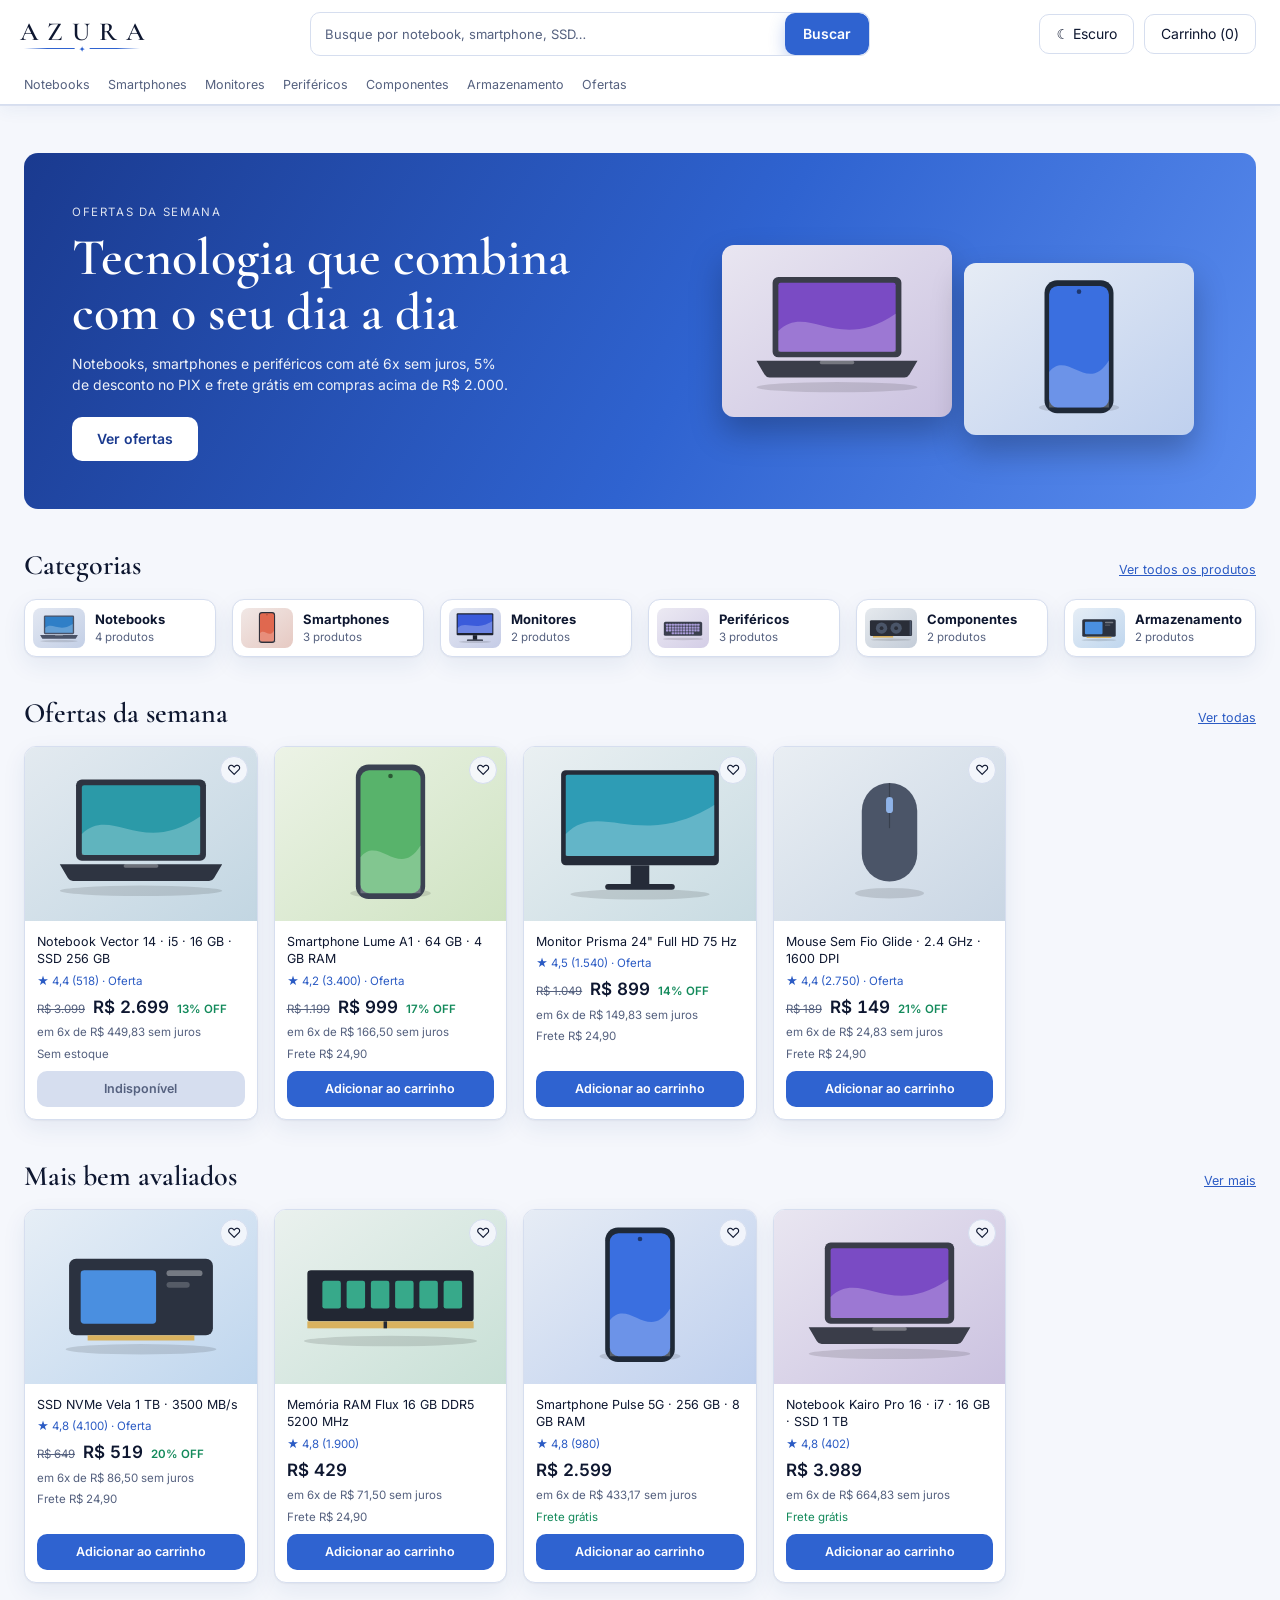
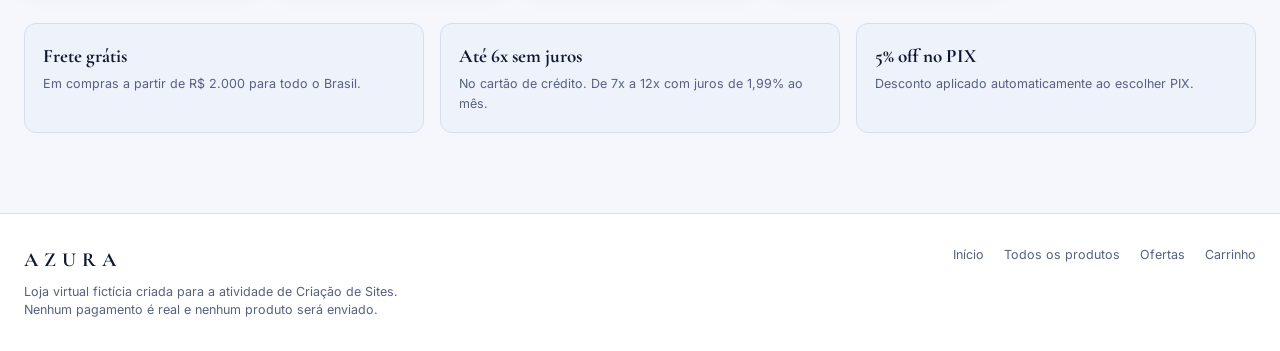
<file: loja-azura/index.html>
<!doctype html>
<html lang="pt-BR">
<head>
  <meta charset="utf-8">
  <meta name="viewport" content="width=device-width, initial-scale=1">
  <title>Azura – Tecnologia para o seu dia a dia</title>
  <meta name="description" content="Azura, loja virtual de notebooks, smartphones, monitores, periféricos e componentes. Projeto acadêmico fictício.">
  <link rel="preconnect" href="https://fonts.googleapis.com">
  <link rel="preconnect" href="https://fonts.gstatic.com" crossorigin>
  <link rel="stylesheet" href="https://fonts.googleapis.com/css2?family=Cormorant+Garamond:wght@600&family=Inter:wght@400;600&display=swap">
  <link rel="stylesheet" href="css/base.css">
  <link rel="stylesheet" href="css/componentes.css">
  <link rel="stylesheet" href="css/home.css">
  <link rel="stylesheet" href="css/produtos.css">
  <link rel="stylesheet" href="css/produto.css">
  <link rel="stylesheet" href="css/carrinho.css">
  <link rel="stylesheet" href="css/checkout.css">
  <link rel="stylesheet" href="css/responsivo.css">
  <script src="js/tema.js"></script>
</head>
<body>
  <div id="cabecalho"></div>

  <main class="wrap pagina">
    <section class="hero" aria-labelledby="hero-titulo">
      <div>
        <span class="tag">Ofertas da semana</span>
        <h1 id="hero-titulo">Tecnologia que combina com o seu dia a dia</h1>
        <p>Notebooks, smartphones e periféricos com até 6x sem juros, 5% de desconto no PIX e frete grátis em compras acima de R$ 2.000.</p>
        <a class="btn-primary" href="produtos.html?oferta=1">Ver ofertas</a>
      </div>
      <div class="hero-imgs" aria-hidden="true">
        <img src="https://commons.wikimedia.org/wiki/Special:FilePath/Laptop_4.jpg?width=600" alt="" onerror="this.onerror=null;this.src='images/notebook-kairo-pro-16.svg'">
        <img src="https://commons.wikimedia.org/wiki/Special:FilePath/Samsung_Galaxy_Android_Smartphone.jpg?width=600" alt="" onerror="this.onerror=null;this.src='images/smartphone-pulse-5g.svg'">
      </div>
    </section>

    <section class="secao" aria-labelledby="t-categorias">
      <div class="secao-topo">
        <h2 class="titulo" id="t-categorias">Categorias</h2>
        <a href="produtos.html">Ver todos os produtos</a>
      </div>
      <div class="cat-grid" id="categorias"></div>
    </section>

    <section class="secao" aria-labelledby="t-ofertas">
      <div class="secao-topo">
        <h2 class="titulo" id="t-ofertas">Ofertas da semana</h2>
        <a href="produtos.html?oferta=1">Ver todas</a>
      </div>
      <div class="grid fluida" id="ofertas"></div>
    </section>

    <section class="secao" aria-labelledby="t-destaques">
      <div class="secao-topo">
        <h2 class="titulo" id="t-destaques">Mais bem avaliados</h2>
        <a href="produtos.html">Ver mais</a>
      </div>
      <div class="grid fluida" id="destaques"></div>
    </section>

    <section class="secao beneficios" aria-label="Vantagens da Azura">
      <div class="beneficio"><b>Frete grátis</b><span>Em compras a partir de R$ 2.000 para todo o Brasil.</span></div>
      <div class="beneficio"><b>Até 6x sem juros</b><span>No cartão de crédito. De 7x a 12x com juros de 1,99% ao mês.</span></div>
      <div class="beneficio"><b>5% off no PIX</b><span>Desconto aplicado automaticamente ao escolher PIX.</span></div>
    </section>
  </main>

  <div id="rodape"></div>

  <script src="js/dados.js"></script>
  <script src="js/app.js"></script>
  <script src="js/home.js"></script>
</body>
</html>
</file>
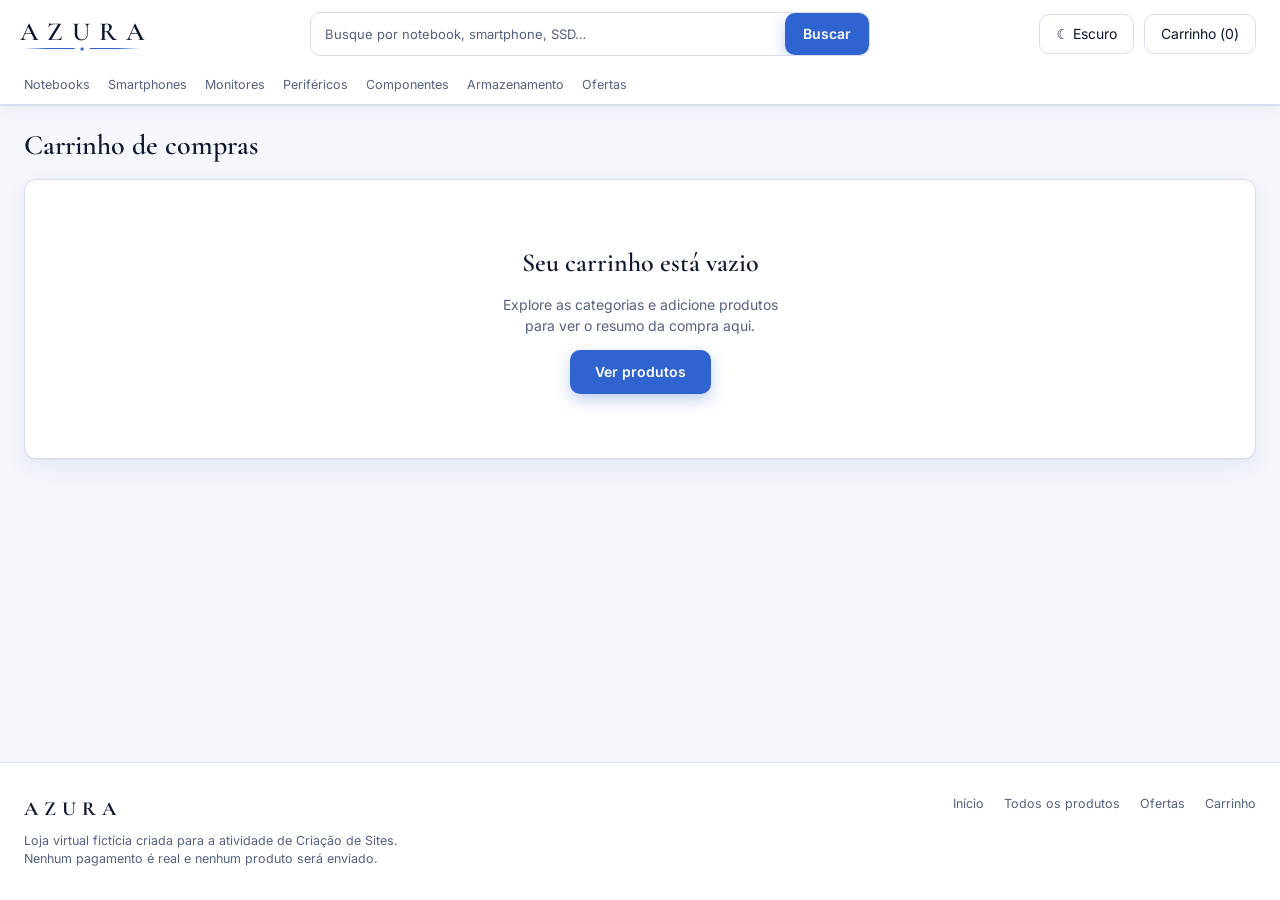
<file: loja-azura/carrinho.html>
<!doctype html>
<html lang="pt-BR">
<head>
  <meta charset="utf-8">
  <meta name="viewport" content="width=device-width, initial-scale=1">
  <title>Carrinho – Azura</title>
  <link rel="preconnect" href="https://fonts.googleapis.com">
  <link rel="preconnect" href="https://fonts.gstatic.com" crossorigin>
  <link rel="stylesheet" href="https://fonts.googleapis.com/css2?family=Cormorant+Garamond:wght@600&family=Inter:wght@400;600&display=swap">
  <link rel="stylesheet" href="css/base.css">
  <link rel="stylesheet" href="css/componentes.css">
  <link rel="stylesheet" href="css/home.css">
  <link rel="stylesheet" href="css/produtos.css">
  <link rel="stylesheet" href="css/produto.css">
  <link rel="stylesheet" href="css/carrinho.css">
  <link rel="stylesheet" href="css/checkout.css">
  <link rel="stylesheet" href="css/responsivo.css">
  <script src="js/tema.js"></script>
</head>
<body>
  <div id="cabecalho"></div>

  <main class="wrap pagina">
    <h1 class="titulo">Carrinho de compras</h1>
    <div id="carrinhoConteudo"></div>
  </main>

  <div id="rodape"></div>

  <script src="js/dados.js"></script>
  <script src="js/app.js"></script>
  <script src="js/carrinho.js"></script>
</body>
</html>
</file>
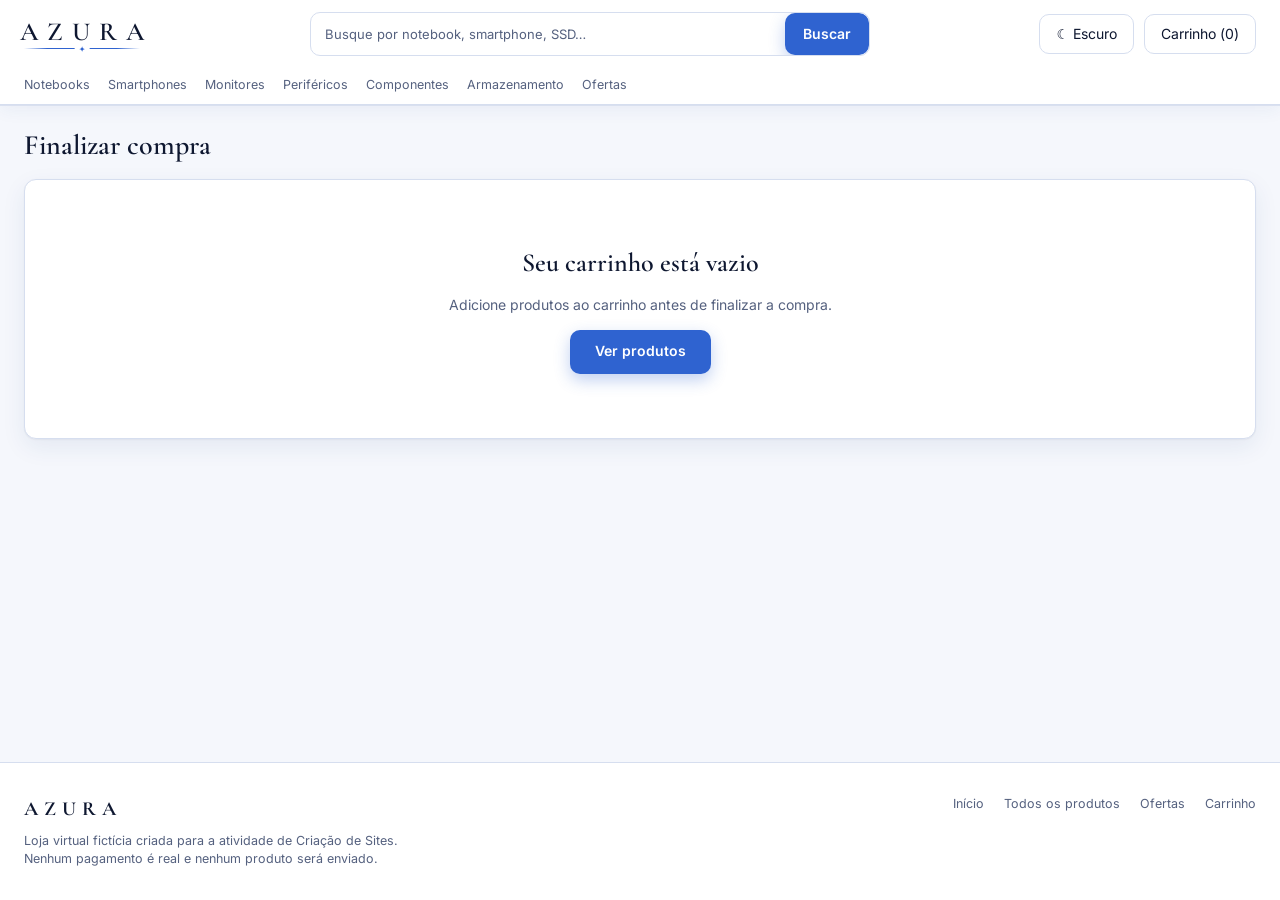
<file: loja-azura/checkout.html>
<!doctype html>
<html lang="pt-BR">
<head>
  <meta charset="utf-8">
  <meta name="viewport" content="width=device-width, initial-scale=1">
  <title>Finalizar compra – Azura</title>
  <link rel="preconnect" href="https://fonts.googleapis.com">
  <link rel="preconnect" href="https://fonts.gstatic.com" crossorigin>
  <link rel="stylesheet" href="https://fonts.googleapis.com/css2?family=Cormorant+Garamond:wght@600&family=Inter:wght@400;600&display=swap">
  <link rel="stylesheet" href="css/base.css">
  <link rel="stylesheet" href="css/componentes.css">
  <link rel="stylesheet" href="css/home.css">
  <link rel="stylesheet" href="css/produtos.css">
  <link rel="stylesheet" href="css/produto.css">
  <link rel="stylesheet" href="css/carrinho.css">
  <link rel="stylesheet" href="css/checkout.css">
  <link rel="stylesheet" href="css/responsivo.css">
  <script src="js/tema.js"></script>
</head>
<body>
  <div id="cabecalho"></div>

  <main class="wrap pagina">
    <h1 class="titulo">Finalizar compra</h1>

    <div class="vazio" id="checkoutVazio" hidden style="margin-top:16px">
      <h2>Seu carrinho está vazio</h2>
      <p>Adicione produtos ao carrinho antes de finalizar a compra.</p>
      <a class="btn-primary" href="produtos.html">Ver produtos</a>
    </div>

    <div class="checkout-layout" id="checkoutLayout">
      <form class="checkout-form" id="formCheckout" novalidate>
        <p class="aviso-simulacao">Simulação acadêmica: nenhum pagamento é real. Use apenas dados fictícios, nunca informações verdadeiras de cartão ou documentos.</p>

        <section class="panel etapa" aria-labelledby="t-dados">
          <h2 class="etapa-titulo" id="t-dados">1. Seus dados</h2>
          <div class="campos">
            <div class="campo largo">
              <label for="nome">Nome completo</label>
              <input id="nome" name="nome" type="text" autocomplete="name">
              <small class="erro" id="erro-nome"></small>
            </div>
            <div class="campo">
              <label for="email">E-mail</label>
              <input id="email" name="email" type="email" autocomplete="email" inputmode="email">
              <small class="erro" id="erro-email"></small>
            </div>
            <div class="campo">
              <label for="telefone">Telefone</label>
              <input id="telefone" name="telefone" type="tel" autocomplete="tel" inputmode="tel" placeholder="(11) 90000-0000">
              <small class="erro" id="erro-telefone"></small>
            </div>
            <div class="campo">
              <label for="cpf">CPF</label>
              <input id="cpf" name="cpf" type="text" inputmode="numeric" placeholder="000.000.000-00">
              <small class="erro" id="erro-cpf"></small>
            </div>
          </div>
        </section>

        <section class="panel etapa" aria-labelledby="t-entrega">
          <h2 class="etapa-titulo" id="t-entrega">2. Entrega</h2>
          <div class="campos">
            <div class="campo">
              <label for="cep">CEP</label>
              <input id="cep" name="cep" type="text" inputmode="numeric" autocomplete="postal-code" placeholder="00000-000">
              <small class="erro" id="erro-cep"></small>
            </div>
            <div class="campo largo">
              <label for="endereco">Endereço</label>
              <input id="endereco" name="endereco" type="text" autocomplete="address-line1">
              <small class="erro" id="erro-endereco"></small>
            </div>
            <div class="campo">
              <label for="numero">Número</label>
              <input id="numero" name="numero" type="text" inputmode="numeric">
              <small class="erro" id="erro-numero"></small>
            </div>
            <div class="campo">
              <label for="complemento">Complemento <span class="muted">(opcional)</span></label>
              <input id="complemento" name="complemento" type="text">
            </div>
            <div class="campo">
              <label for="bairro">Bairro</label>
              <input id="bairro" name="bairro" type="text">
              <small class="erro" id="erro-bairro"></small>
            </div>
            <div class="campo">
              <label for="cidade">Cidade</label>
              <input id="cidade" name="cidade" type="text" autocomplete="address-level2">
              <small class="erro" id="erro-cidade"></small>
            </div>
            <div class="campo">
              <label for="uf">Estado</label>
              <select id="uf" name="uf"><option value="">Selecione</option></select>
              <small class="erro" id="erro-uf"></small>
            </div>
          </div>
        </section>

        <section class="panel etapa" aria-labelledby="t-pagamento">
          <h2 class="etapa-titulo" id="t-pagamento">3. Forma de pagamento</h2>
          <div class="opcoes-pagamento" role="radiogroup" aria-labelledby="t-pagamento">
            <label class="pagamento-opcao"><input type="radio" name="pagamento" value="credito" checked><b>Cartão de crédito</b><small>Até 12x</small></label>
            <label class="pagamento-opcao"><input type="radio" name="pagamento" value="debito"><b>Cartão de débito</b><small>À vista</small></label>
            <label class="pagamento-opcao"><input type="radio" name="pagamento" value="pix"><b>PIX</b><small>5% de desconto</small></label>
          </div>

          <div class="painel-pagamento" id="painelCartao">
            <div class="campos">
              <div class="campo largo">
                <label for="cartaoNumero">Número do cartão</label>
                <input id="cartaoNumero" name="cartaoNumero" type="text" inputmode="numeric" autocomplete="off" placeholder="0000 0000 0000 0000">
                <small class="ajuda">Exemplo fictício: 4111 1111 1111 1111</small>
                <small class="erro" id="erro-cartaoNumero"></small>
              </div>
              <div class="campo largo">
                <label for="cartaoNome">Nome impresso no cartão</label>
                <input id="cartaoNome" name="cartaoNome" type="text" autocomplete="off">
                <small class="erro" id="erro-cartaoNome"></small>
              </div>
              <div class="campo">
                <label for="cartaoValidade">Validade</label>
                <input id="cartaoValidade" name="cartaoValidade" type="text" inputmode="numeric" autocomplete="off" placeholder="MM/AA">
                <small class="erro" id="erro-cartaoValidade"></small>
              </div>
              <div class="campo">
                <label for="cartaoCvv">CVV</label>
                <input id="cartaoCvv" name="cartaoCvv" type="text" inputmode="numeric" autocomplete="off" placeholder="123">
                <small class="erro" id="erro-cartaoCvv"></small>
              </div>
              <div class="campo largo" id="blocoParcelas">
                <label for="parcelas">Parcelamento</label>
                <select id="parcelas" name="parcelas"></select>
                <small class="ajuda">Até 6x sem juros. De 7x a 12x com juros de 1,99% ao mês.</small>
              </div>
            </div>
          </div>

          <div class="painel-pagamento" id="painelPix" hidden>
            <p class="aviso-simulacao">Este QR Code e este código são apenas ilustrativos e não geram cobrança.</p>
            <div class="pix">
              <div id="pixQr" role="img" aria-label="QR Code PIX de exemplo"></div>
              <div class="acoes">
                <div><b>Valor no PIX:</b> <span id="pixValor"></span></div>
                <code id="pixCodigo"></code>
                <button class="btn-ghost" type="button" id="copiarPix">Copiar código PIX</button>
                <small class="ajuda">Depois de “pagar”, clique em Confirmar pedido.</small>
              </div>
            </div>
          </div>
        </section>
      </form>

      <aside class="panel resumo-compra" aria-label="Resumo do pedido">
        <h2>Resumo do pedido</h2>
        <ul class="resumo-itens" id="resumoItens"></ul>
        <div id="resumoValores" style="display:flex;flex-direction:column;gap:12px"></div>
        <p class="msg muted" id="resumoPagamento" style="margin:0"></p>
        <button class="btn-primary full" type="submit" form="formCheckout" id="btnConfirmar">Confirmar pedido</button>
        <a class="btn-ghost full" href="carrinho.html">Voltar ao carrinho</a>
      </aside>
    </div>
  </main>

  <div id="rodape"></div>

  <script src="js/dados.js"></script>
  <script src="js/app.js"></script>
  <script src="js/checkout.js"></script>
</body>
</html>
</file>
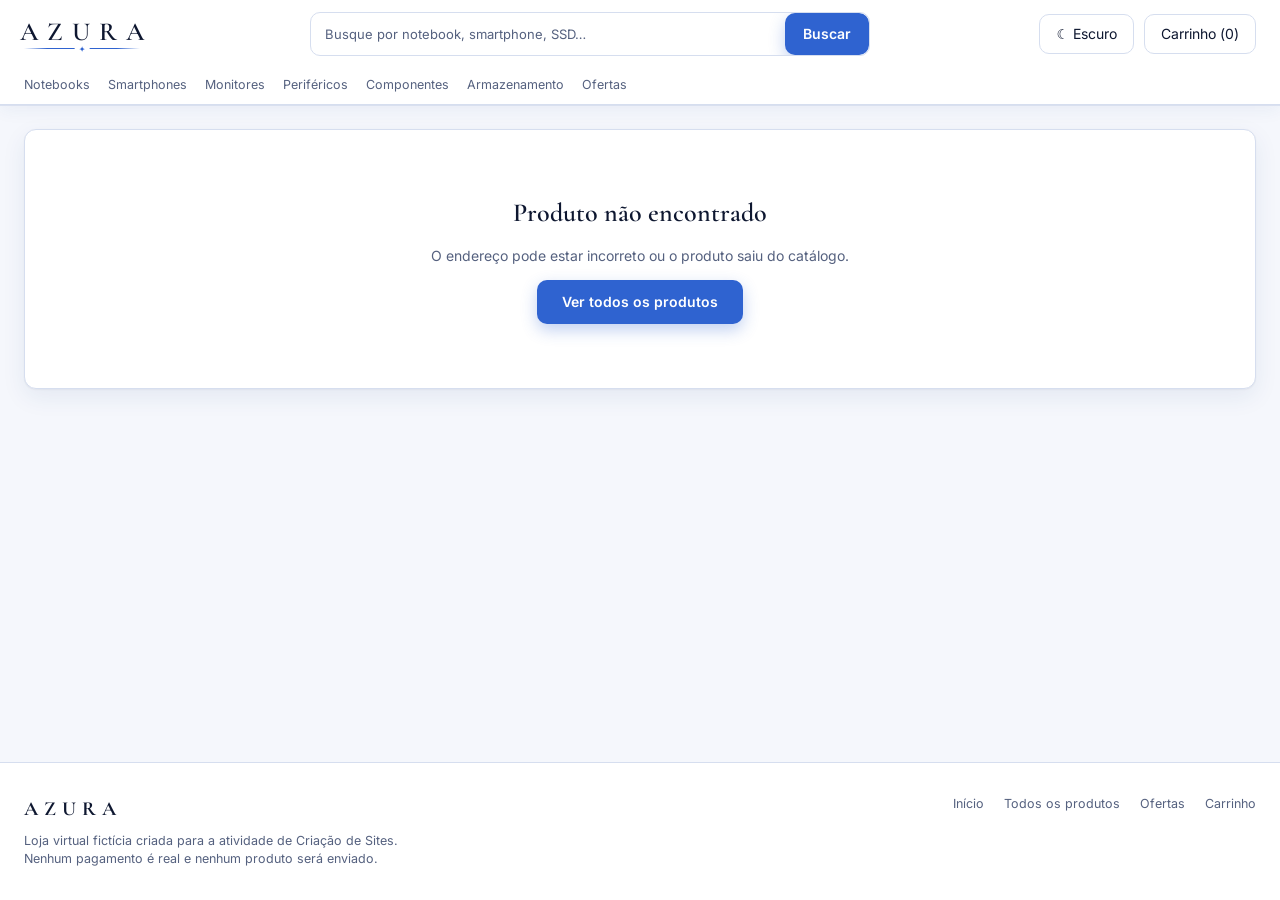
<file: loja-azura/produto.html>
<!doctype html>
<html lang="pt-BR">
<head>
  <meta charset="utf-8">
  <meta name="viewport" content="width=device-width, initial-scale=1">
  <title>Produto – Azura</title>
  <link rel="preconnect" href="https://fonts.googleapis.com">
  <link rel="preconnect" href="https://fonts.gstatic.com" crossorigin>
  <link rel="stylesheet" href="https://fonts.googleapis.com/css2?family=Cormorant+Garamond:wght@600&family=Inter:wght@400;600&display=swap">
  <link rel="stylesheet" href="css/base.css">
  <link rel="stylesheet" href="css/componentes.css">
  <link rel="stylesheet" href="css/home.css">
  <link rel="stylesheet" href="css/produtos.css">
  <link rel="stylesheet" href="css/produto.css">
  <link rel="stylesheet" href="css/carrinho.css">
  <link rel="stylesheet" href="css/checkout.css">
  <link rel="stylesheet" href="css/responsivo.css">
  <script src="js/tema.js"></script>
</head>
<body>
  <div id="cabecalho"></div>

  <main class="wrap pagina">
    <div id="produto"></div>
    <section class="secao" id="relacionadosSecao" hidden aria-labelledby="t-rel">
      <h2 class="titulo" id="t-rel" style="margin-bottom:16px">Você também pode gostar</h2>
      <div class="grid fluida" id="relacionados"></div>
    </section>
  </main>

  <div id="rodape"></div>

  <script src="js/dados.js"></script>
  <script src="js/app.js"></script>
  <script src="js/produto.js"></script>
</body>
</html>
</file>
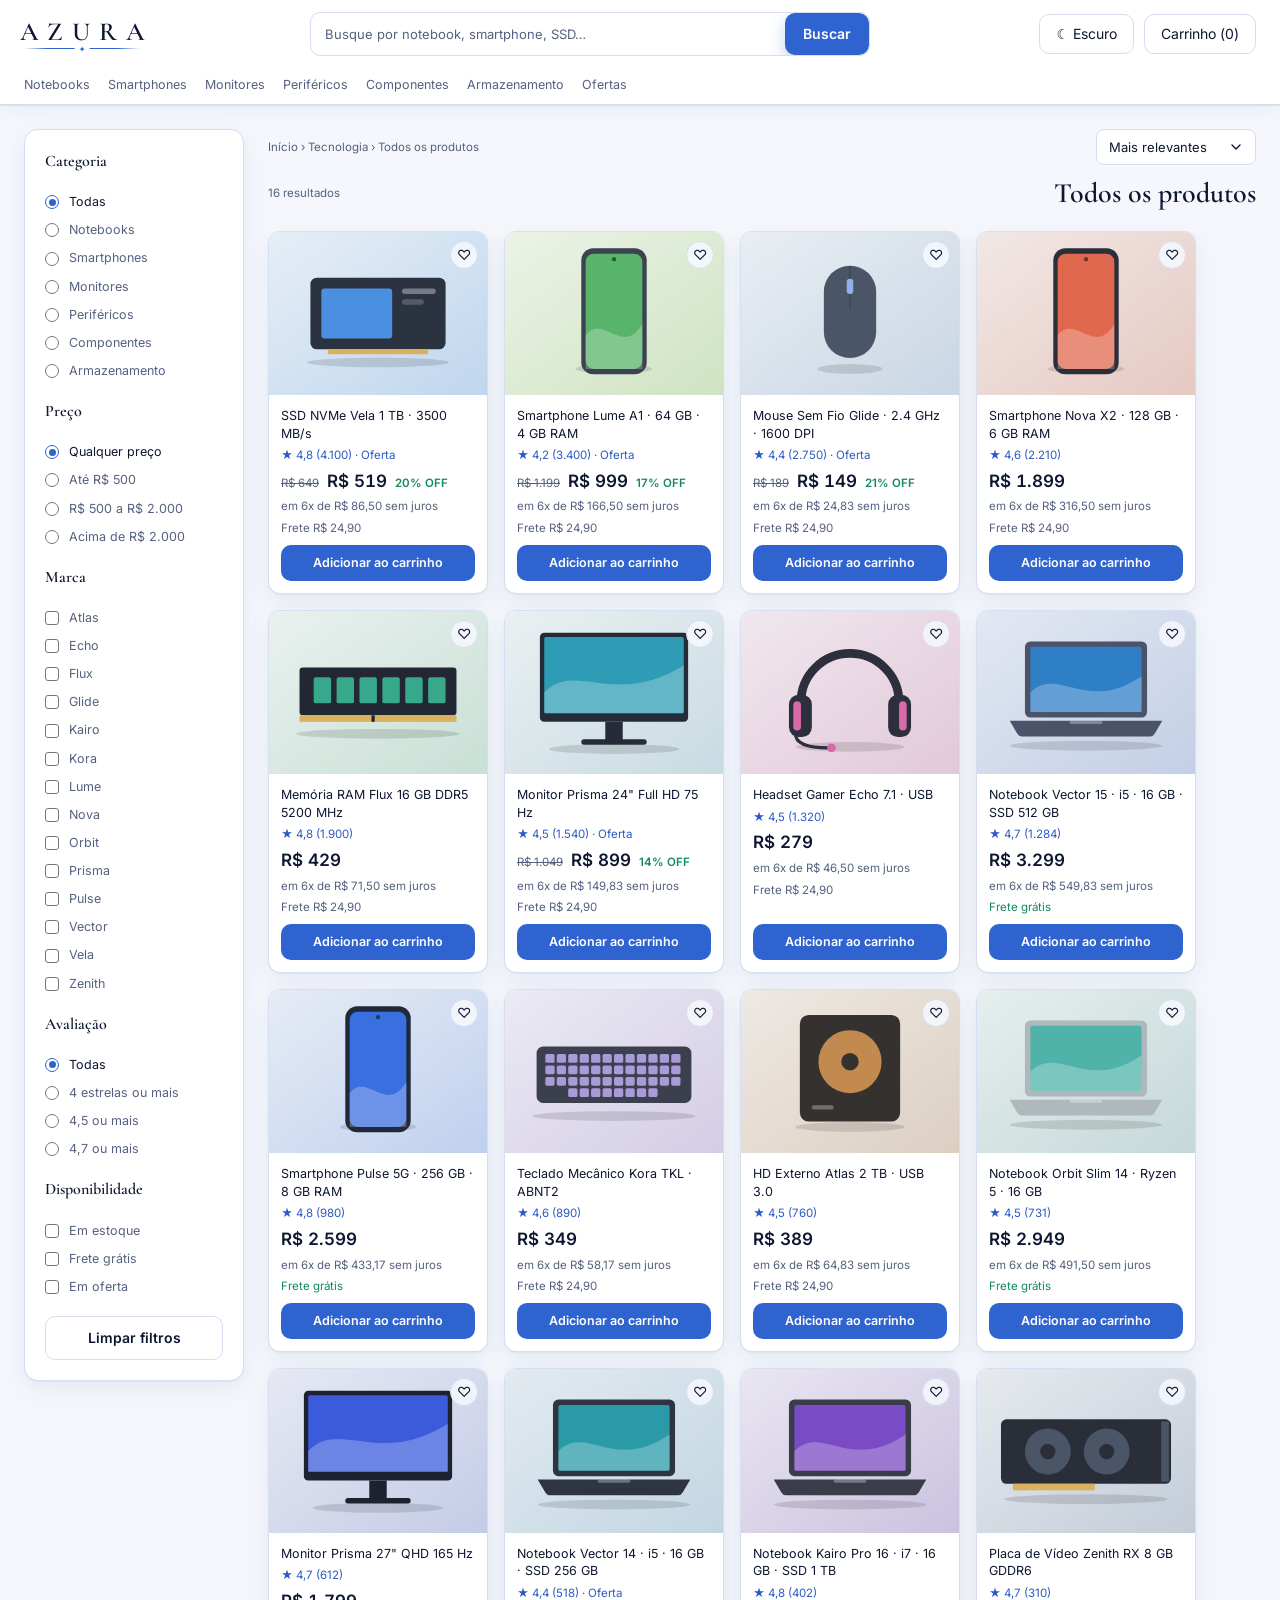
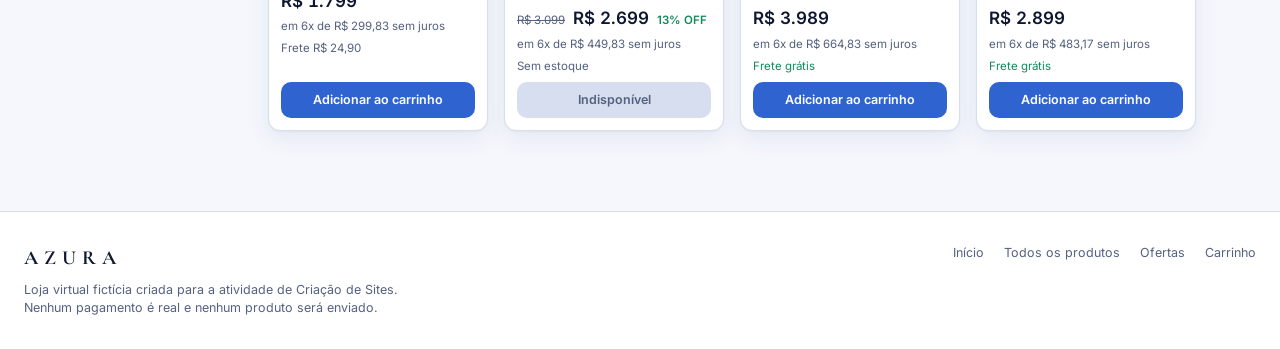
<file: loja-azura/produtos.html>
<!doctype html>
<html lang="pt-BR">
<head>
  <meta charset="utf-8">
  <meta name="viewport" content="width=device-width, initial-scale=1">
  <title>Produtos – Azura</title>
  <link rel="preconnect" href="https://fonts.googleapis.com">
  <link rel="preconnect" href="https://fonts.gstatic.com" crossorigin>
  <link rel="stylesheet" href="https://fonts.googleapis.com/css2?family=Cormorant+Garamond:wght@600&family=Inter:wght@400;600&display=swap">
  <link rel="stylesheet" href="css/base.css">
  <link rel="stylesheet" href="css/componentes.css">
  <link rel="stylesheet" href="css/home.css">
  <link rel="stylesheet" href="css/produtos.css">
  <link rel="stylesheet" href="css/produto.css">
  <link rel="stylesheet" href="css/carrinho.css">
  <link rel="stylesheet" href="css/checkout.css">
  <link rel="stylesheet" href="css/responsivo.css">
  <script src="js/tema.js"></script>
</head>
<body>
  <div id="cabecalho"></div>

  <main class="wrap pagina">
    <div class="listagem">
      <details class="filtros-box" id="filtrosBox">
        <summary>Filtros</summary>
        <form class="panel" id="filtros" aria-label="Filtros de produtos"></form>
      </details>

      <section class="resultados" aria-live="polite">
        <div class="resumo">
          <div class="linha">
            <div class="crumbs" id="crumbs"></div>
            <div class="ordenar">
              <select id="ordem" aria-label="Ordenar resultados">
                <option value="relevancia">Mais relevantes</option>
                <option value="menor">Menor preço</option>
                <option value="maior">Maior preço</option>
                <option value="nota">Melhor avaliação</option>
              </select>
              <svg viewBox="0 0 16 16" fill="none" stroke="currentColor" stroke-width="1.4" stroke-linecap="round" stroke-linejoin="round" aria-hidden="true"><path d="M4 6l4 4 4-4"/></svg>
            </div>
          </div>
          <div class="linha">
            <div class="chips"><span class="contagem" id="contagem"></span><span class="chips" id="chips"></span></div>
            <h1 class="titulo" id="titulo">Produtos</h1>
          </div>
        </div>
        <div id="lista"></div>
      </section>
    </div>
  </main>

  <div id="rodape"></div>

  <script src="js/dados.js"></script>
  <script src="js/app.js"></script>
  <script src="js/produtos.js"></script>
</body>
</html>
</file>
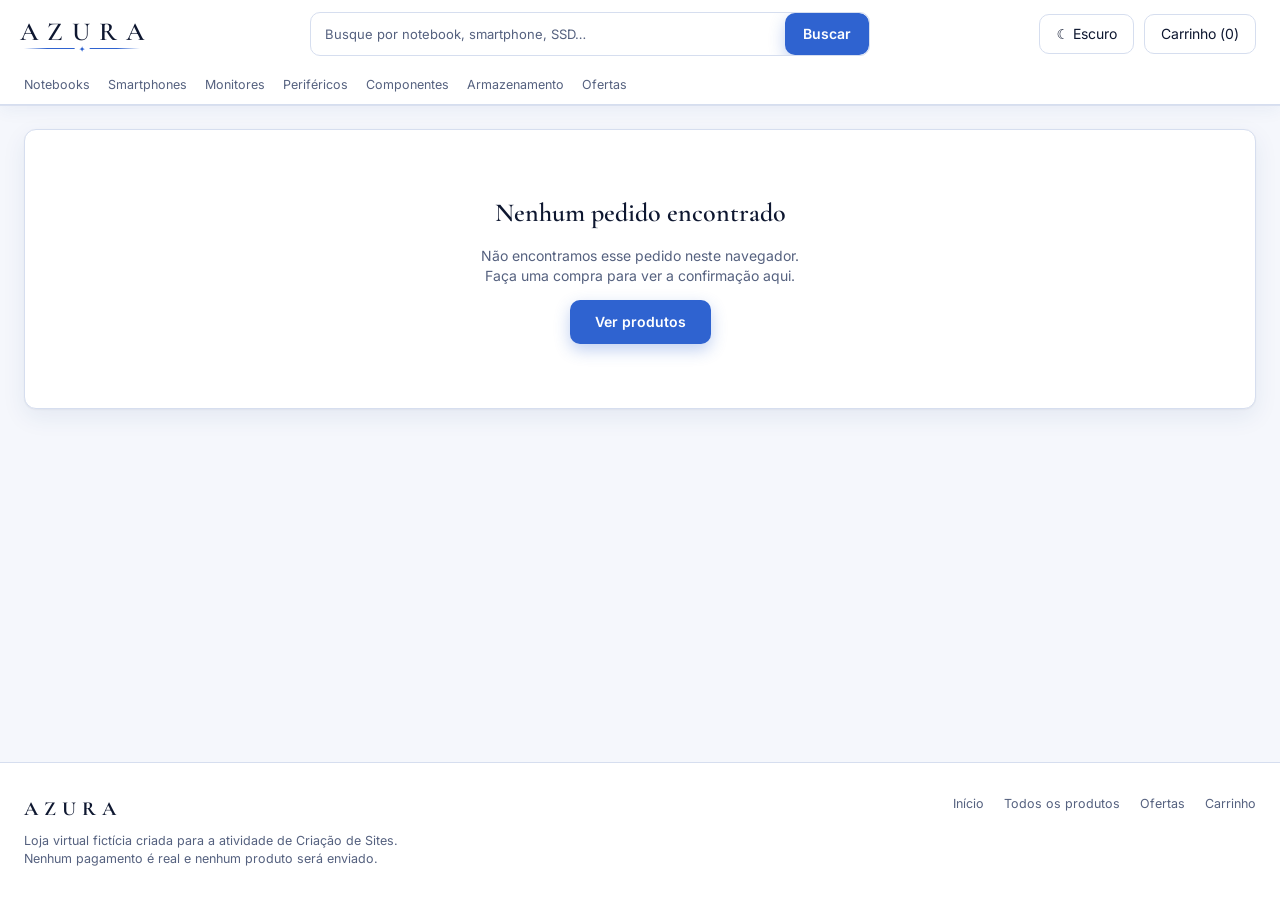
<file: loja-azura/sucesso.html>
<!doctype html>
<html lang="pt-BR">
<head>
  <meta charset="utf-8">
  <meta name="viewport" content="width=device-width, initial-scale=1">
  <title>Pedido confirmado – Azura</title>
  <link rel="preconnect" href="https://fonts.googleapis.com">
  <link rel="preconnect" href="https://fonts.gstatic.com" crossorigin>
  <link rel="stylesheet" href="https://fonts.googleapis.com/css2?family=Cormorant+Garamond:wght@600&family=Inter:wght@400;600&display=swap">
  <link rel="stylesheet" href="css/base.css">
  <link rel="stylesheet" href="css/componentes.css">
  <link rel="stylesheet" href="css/home.css">
  <link rel="stylesheet" href="css/produtos.css">
  <link rel="stylesheet" href="css/produto.css">
  <link rel="stylesheet" href="css/carrinho.css">
  <link rel="stylesheet" href="css/checkout.css">
  <link rel="stylesheet" href="css/responsivo.css">
  <script src="js/tema.js"></script>
</head>
<body>
  <div id="cabecalho"></div>

  <main class="wrap pagina">
    <div id="confirmacao"></div>
  </main>

  <div id="rodape"></div>

  <script src="js/dados.js"></script>
  <script src="js/app.js"></script>
  <script src="js/sucesso.js"></script>
</body>
</html>
</file>
<file: loja-azura/css/base.css>
:root {
  --bg: #f5f7fc;
  --surface: #ffffff;
  --line: #d6deef;
  --fg: #0e1730;
  --muted: #55617f;
  --primary: #2f63d0;
  --primary-fg: #ffffff;
  --link: #2b5bc4;
  --ok: #138a5b;
  --danger: #c0392b;
  --header-bg: #ffffff;
  --fav-bg: rgba(245, 247, 252, 0.92);
  --ctrl-bg: #ffffff;
  --ctrl-line: #767676;
  --ghost-line: #d6deef;
  --soft: #eef2fb;
  --shadow-card: 0 0.83px 1.66px rgba(14, 23, 48, 0.05), 0 8.3px 23.24px rgba(30, 60, 130, 0.08);
  --shadow-header: 0 0.83px 0 #d6deef, 0 4.98px 16.6px rgba(30, 60, 130, 0.06);
  --shadow-primary: 0 6px 16px rgba(47, 99, 208, 0.3);
  --r-card: 12px;
  --r-panel: 14px;
  --r-ctrl: 10px;
  --font-display: "Cormorant Garamond", Georgia, "Times New Roman", serif;
  --font-body: "Inter", system-ui, -apple-system, "Segoe UI", Roboto, sans-serif;
}

:root[data-theme="dark"] {
  --bg: #05070d;
  --surface: #0e1424;
  --line: #223054;
  --fg: #eef1fa;
  --muted: #8f9bb8;
  --primary: #4a7fe0;
  --link: #9dbdf5;
  --ok: #5fd3a0;
  --danger: #ff8a7a;
  --header-bg: rgba(5, 7, 13, 0.92);
  --fav-bg: rgba(5, 7, 13, 0.92);
  --ghost-line: #4a7fe0;
  --soft: #121a30;
  --shadow-card: 0 12px 28px rgba(0, 0, 0, 0.15);
  --shadow-header: 0 10px 24px rgba(0, 0, 0, 0.2);
  --shadow-primary: 0 6px 16px rgba(74, 127, 224, 0.4);
  --r-card: 16px;
  --r-panel: 16px;
  --r-ctrl: 12px;
  color-scheme: dark;
}

* { box-sizing: border-box; }
[hidden] { display: none !important; }
html { -webkit-text-size-adjust: 100%; }
body {
  margin: 0;
  min-height: 100vh;
  display: flex;
  flex-direction: column;
  background: var(--bg);
  color: var(--fg);
  font-family: var(--font-body);
  font-size: 14px;
  line-height: 1.45;
}
main { flex: 1; }
img { max-width: 100%; display: block; }
a { color: inherit; }
button, input, select { font: inherit; color: inherit; }
button { cursor: pointer; }
:focus-visible { outline: 2px solid var(--primary); outline-offset: 2px; }
h1, h2, h3 { margin: 0; }

.wrap {
  width: 100%;
  max-width: 1280px;
  margin-inline: auto;
  padding-left: max(clamp(16px, 3vw, 24px), env(safe-area-inset-left, 0px));
  padding-right: max(clamp(16px, 3vw, 24px), env(safe-area-inset-right, 0px));
}
.pagina { padding-block: 24px 56px; }
.titulo {
  font-family: var(--font-display);
  font-weight: 600;
  font-size: 28px;
  line-height: 1.2;
  text-wrap: balance;
}
.muted { color: var(--muted); }
</file>
<file: loja-azura/css/componentes.css>
.site-header {
  background: var(--header-bg);
  border-bottom: 0.83px solid var(--line);
  box-shadow: var(--shadow-header);
}
.site-header .wrap { padding-top: 12px; }
.topbar {
  display: flex;
  align-items: center;
  justify-content: space-between;
  gap: 16px;
  min-height: 44px;
  flex-wrap: wrap;
}
.brand {
  display: flex;
  flex-direction: column;
  align-items: center;
  gap: 3px;
  width: 116px;
  flex: none;
  text-decoration: none;
}
.brand b {
  font-family: var(--font-display);
  font-weight: 600;
  font-size: 26px;
  line-height: 1;
  letter-spacing: 0.34em;
  margin-right: -0.34em;
}
.brand i {
  display: block;
  position: relative;
  width: 100%;
  height: 1px;
  background: linear-gradient(90deg, transparent, var(--primary) 20%, var(--primary) 80%, transparent);
}
.brand i::after {
  content: "✦";
  position: absolute;
  left: 50%;
  top: 50%;
  transform: translate(-50%, -50%);
  padding: 0 4px;
  font-size: 8px;
  line-height: 1;
  font-style: normal;
  color: var(--primary);
  background: var(--header-bg);
}
.search {
  display: flex;
  flex: 1 1 320px;
  max-width: 560px;
  height: 44px;
  min-width: 0;
  overflow: hidden;
  background: var(--surface);
  border: 0.83px solid var(--line);
  border-radius: var(--r-ctrl);
}
.search:focus-within { outline: 2px solid var(--primary); outline-offset: 2px; }
.search input {
  flex: 1;
  min-width: 0;
  padding: 0 14px;
  border: 0;
  outline: none;
  background: transparent;
  font-size: 13px;
}
.search input::placeholder { color: var(--muted); opacity: 1; }
.search button {
  width: 84px;
  border: 0;
  font-weight: 600;
  color: var(--primary-fg);
  background: var(--primary);
  border-radius: var(--r-ctrl);
  box-shadow: var(--shadow-primary);
}
.actions { display: flex; gap: 10px; }
.pill {
  display: inline-flex;
  align-items: center;
  height: 40px;
  padding: 0 16px;
  white-space: nowrap;
  text-decoration: none;
  background: var(--surface);
  border: 0.83px solid var(--line);
  border-radius: var(--r-ctrl);
}
.pill:hover { border-color: var(--primary); }
.nav {
  display: flex;
  align-items: center;
  gap: 18px;
  height: 38px;
  margin-top: 10px;
  overflow-x: auto;
  scrollbar-width: none;
}
.nav::-webkit-scrollbar { display: none; }
.nav a {
  position: relative;
  color: var(--muted);
  font-size: 12.5px;
  text-decoration: none;
  white-space: nowrap;
  padding-block: 8px;
}
.nav a:hover, .nav a[aria-current="page"] { color: var(--fg); }
.nav a[aria-current="page"]::after {
  content: "";
  position: absolute;
  left: 0; right: 0; bottom: 0;
  height: 2px;
  background: var(--primary);
  border-radius: 2px;
}

.site-footer {
  margin-top: 24px;
  padding-block: 32px;
  background: var(--surface);
  border-top: 0.83px solid var(--line);
  color: var(--muted);
  font-size: 12.5px;
}
.site-footer .wrap { display: flex; justify-content: space-between; gap: 24px; flex-wrap: wrap; }
.site-footer b { font-family: var(--font-display); font-size: 20px; letter-spacing: 0.3em; color: var(--fg); }
.site-footer p { max-width: 420px; margin: 8px 0 0; }
.site-footer nav { display: flex; gap: 20px; flex-wrap: wrap; align-content: flex-start; }
.site-footer nav a { text-decoration: none; }
.site-footer nav a:hover { color: var(--fg); }

.btn-primary, .btn-ghost {
  display: inline-flex;
  align-items: center;
  justify-content: center;
  gap: 8px;
  height: 44px;
  padding: 0 24px;
  font-weight: 600;
  text-decoration: none;
  border-radius: var(--r-ctrl);
  border: 0.83px solid transparent;
  text-align: center;
}
.btn-primary { color: var(--primary-fg); background: var(--primary); box-shadow: var(--shadow-primary); }
.btn-primary:hover { filter: brightness(1.07); }
.btn-primary.sm { height: 36px; padding: 0 14px; font-size: 12.5px; width: 100%; box-shadow: none; }
.btn-primary[disabled] { background: var(--line); color: var(--muted); box-shadow: none; cursor: not-allowed; filter: none; }
.btn-ghost { background: var(--surface); border-color: var(--ghost-line); color: var(--fg); }
.btn-ghost:hover { border-color: var(--primary); }
.btn-ghost.full, .btn-primary.full { width: 100%; }
.btn-link { background: none; border: 0; padding: 0; color: var(--link); font-size: 12.5px; text-decoration: underline; }

.campo { display: flex; flex-direction: column; gap: 6px; min-width: 0; }
.campo label { font-size: 12px; font-weight: 600; }
.campo input, .campo select {
  height: 42px;
  padding: 0 12px;
  background: var(--surface);
  border: 0.83px solid var(--line);
  border-radius: var(--r-ctrl);
  width: 100%;
}
.campo input:focus, .campo select:focus { outline: 2px solid var(--primary); outline-offset: 1px; border-color: var(--primary); }
.campo input[aria-invalid="true"], .campo select[aria-invalid="true"] { border-color: var(--danger); }
.campo .erro { min-height: 0; color: var(--danger); font-size: 11.5px; }
.campo .ajuda { color: var(--muted); font-size: 11.5px; }

.toast {
  position: fixed;
  left: 50%;
  bottom: max(24px, env(safe-area-inset-bottom, 0px));
  z-index: 50;
  max-width: min(92vw, 460px);
  padding: 12px 18px;
  color: #fff;
  font-size: 13px;
  text-align: center;
  background: #0e1730;
  border-radius: 10px;
  box-shadow: 0 10px 30px rgba(0, 0, 0, 0.3);
  opacity: 0;
  pointer-events: none;
  transform: translate(-50%, 12px);
  transition: opacity 0.2s, transform 0.2s;
}
:root[data-theme="dark"] .toast { background: #eef1fa; color: #05070d; }
.toast.visivel { opacity: 1; transform: translate(-50%, 0); }
</file>
<file: loja-azura/css/home.css>
.hero {
  display: grid;
  grid-template-columns: minmax(0, 1.1fr) minmax(0, 0.9fr);
  align-items: center;
  gap: 24px;
  padding: clamp(24px, 4vw, 48px);
  margin-top: 24px;
  border-radius: var(--r-panel);
  color: #fff;
  background: linear-gradient(120deg, #1a3a8f, #2f63d0 55%, #5b8def);
  overflow: hidden;
}
:root[data-theme="dark"] .hero { background: linear-gradient(120deg, #0f1f52, #1f3f8f 60%, #3560c4); }
.hero .tag { font-size: 11.5px; letter-spacing: 0.14em; text-transform: uppercase; opacity: 0.85; }
.hero h1 {
  margin-top: 10px;
  font-family: var(--font-display);
  font-weight: 600;
  font-size: clamp(32px, 5vw, 52px);
  line-height: 1.05;
  text-wrap: balance;
}
.hero p { max-width: 440px; margin: 14px 0 22px; opacity: 0.92; }
.hero .btn-primary { background: #fff; color: #1a3a8f; box-shadow: none; }
.hero-imgs { display: flex; justify-content: center; gap: 12px; }
.hero-imgs img { width: 46%; border-radius: var(--r-card); box-shadow: 0 16px 32px rgba(0, 0, 0, 0.25); }
.hero-imgs img:nth-child(2) { transform: translateY(18px); }

.secao { margin-top: 40px; }
.secao-topo { display: flex; align-items: baseline; justify-content: space-between; gap: 12px; margin-bottom: 16px; }
.secao-topo a { color: var(--link); font-size: 12.5px; }

.cat-grid { display: grid; grid-template-columns: repeat(auto-fill, minmax(min(100%, 190px), 1fr)); gap: 16px; }
.cat-tile {
  display: flex;
  align-items: center;
  gap: 10px;
  padding: 8px;
  text-decoration: none;
  background: var(--surface);
  border: 0.83px solid var(--line);
  border-radius: var(--r-card);
  box-shadow: var(--shadow-card);
}
.cat-tile:hover { border-color: var(--primary); }
.cat-tile img { width: 52px; height: 40px; object-fit: cover; border-radius: 8px; flex: none; }
.cat-tile span { display: flex; flex-direction: column; min-width: 0; overflow-wrap: anywhere; }
.cat-tile b { font-size: 13px; }
.cat-tile small { color: var(--muted); font-size: 11.5px; }

.beneficios { display: grid; grid-template-columns: repeat(auto-fit, minmax(min(100%, 240px), 1fr)); gap: 16px; }
.beneficio {
  padding: 18px;
  background: var(--soft);
  border: 0.83px solid var(--line);
  border-radius: var(--r-card);
}
.beneficio b { display: block; margin-bottom: 4px; font-family: var(--font-display); font-size: 19px; }
.beneficio span { color: var(--muted); font-size: 12.5px; }
</file>
<file: loja-azura/css/produtos.css>
.grid { display: grid; grid-template-columns: repeat(auto-fill, minmax(min(100%, 220px), 220px)); gap: 16px; justify-content: start; }
.grid.fluida { grid-template-columns: repeat(auto-fill, minmax(min(100%, 220px), 1fr)); }
.card {
  position: relative;
  display: flex;
  flex-direction: column;
  min-width: 0;
  overflow: hidden;
  background: var(--surface);
  border: 0.83px solid var(--line);
  border-radius: var(--r-card);
  box-shadow: var(--shadow-card);
}
.card:hover { border-color: var(--primary); }
.card-link { display: flex; flex-direction: column; flex: 1; text-decoration: none; }
.photo { background: var(--soft); }
.photo img { width: 100%; aspect-ratio: 4 / 3; object-fit: cover; }
.fav {
  position: absolute;
  top: 9px; right: 9px;
  z-index: 1;
  width: 28px; height: 28px;
  display: grid;
  place-items: center;
  padding: 0;
  font-size: 14px;
  line-height: 1;
  background: var(--fav-bg);
  border: 0.83px solid var(--line);
  border-radius: 14px;
}
.fav[aria-pressed="true"] { color: var(--primary); }
.info { display: flex; flex-direction: column; gap: 5px; padding: 12px 12px 8px; flex: 1; }
.name { font-size: 12.5px; font-weight: 400; line-height: 1.4; }
.rate { color: var(--link); font-size: 11.5px; }
.price-line { display: flex; align-items: baseline; flex-wrap: wrap; gap: 4px 8px; }
.price { font-size: 17px; font-weight: 600; font-variant-numeric: tabular-nums; }
.old { color: var(--muted); font-size: 11.5px; }
.off { color: var(--ok); font-size: 11.5px; font-weight: 600; }
.parcelas { color: var(--muted); font-size: 11.5px; }
.ship { color: var(--muted); font-size: 11.5px; }
.ship.free { color: var(--ok); }
.card-actions { padding: 0 12px 12px; }

.listagem { display: grid; grid-template-columns: 220px minmax(0, 1fr); gap: 24px; align-items: start; }
.panel {
  display: flex;
  flex-direction: column;
  gap: 20px;
  padding: 20px;
  background: var(--surface);
  border: 0.83px solid var(--line);
  border-radius: var(--r-panel);
  box-shadow: var(--shadow-card);
}
.group { display: flex; flex-direction: column; gap: 10px; min-width: 0; margin: 0; padding: 0; border: 0; }
.group legend {
  float: left;
  width: 100%;
  margin-bottom: 10px;
  padding: 0;
  font-family: var(--font-display);
  font-size: 16px;
  font-weight: 600;
}
.group legend + * { clear: both; }
.opt { display: flex; align-items: center; gap: 10px; color: var(--muted); font-size: 12.5px; cursor: pointer; }
.opt input {
  appearance: none;
  -webkit-appearance: none;
  flex: none;
  display: grid;
  place-items: center;
  width: 14px; height: 14px;
  margin: 0;
  background: var(--ctrl-bg);
  border: 0.83px solid var(--ctrl-line);
  border-radius: 3px;
}
.opt input[type="radio"] { border-radius: 999px; }
.opt input[type="radio"]:checked { border-color: var(--primary); }
.opt input[type="radio"]:checked::after { content: ""; width: 7px; height: 7px; border-radius: 999px; background: var(--primary); }
.opt input[type="checkbox"]:checked { background: var(--primary); border-color: var(--primary); }
.opt input[type="checkbox"]:checked::after {
  content: "";
  width: 4px; height: 8px;
  border: solid #fff;
  border-width: 0 1.6px 1.6px 0;
  transform: rotate(45deg) translate(-1px, -1px);
}
.opt:has(input:checked) { color: var(--fg); }

.resultados { display: flex; flex-direction: column; gap: 20px; min-width: 0; }
.linha { display: flex; align-items: center; justify-content: space-between; gap: 12px; flex-wrap: wrap; }
.resumo { display: flex; flex-direction: column; gap: 12px; }
.crumbs { color: var(--muted); font-size: 11.5px; }
.ordenar { position: relative; width: 160px; height: 36px; flex: none; }
.ordenar select {
  appearance: none;
  -webkit-appearance: none;
  width: 100%; height: 100%;
  padding: 0 32px 0 12px;
  font-size: 13px;
  background: var(--surface);
  border: 0.83px solid var(--line);
  border-radius: 8px;
}
.ordenar svg { position: absolute; right: 12px; top: 10px; width: 16px; height: 16px; pointer-events: none; }
.contagem { color: var(--muted); font-size: 11.5px; }
.chips { display: flex; align-items: center; gap: 10px; flex-wrap: wrap; min-width: 0; }
.chip {
  display: inline-flex;
  align-items: center;
  gap: 8px;
  padding: 3px 9px;
  color: var(--link);
  font-size: 11.5px;
  background: var(--surface);
  border: 0.83px solid var(--line);
  border-radius: 999px;
}
.chip button { padding: 0 2px; border: 0; background: none; color: var(--muted); font-size: 14px; line-height: 1; }
.chip button:hover { color: var(--fg); }

.vazio {
  display: flex;
  flex-direction: column;
  align-items: center;
  gap: 14px;
  padding: 64px 24px;
  text-align: center;
  background: var(--surface);
  border: 0.83px solid var(--line);
  border-radius: var(--r-card);
  box-shadow: var(--shadow-card);
}
.vazio h2 { font-family: var(--font-display); font-size: 26px; font-weight: 600; text-wrap: balance; }
.vazio p { max-width: 420px; margin: 0; color: var(--muted); text-wrap: balance; }

.filtros-box > summary {
  display: flex;
  align-items: center;
  justify-content: space-between;
  height: 44px;
  padding: 0 16px;
  font-weight: 600;
  list-style: none;
  cursor: pointer;
  background: var(--surface);
  border: 0.83px solid var(--line);
  border-radius: var(--r-ctrl);
}
.filtros-box > summary::-webkit-details-marker { display: none; }
.filtros-box > summary::after { content: "▾"; color: var(--muted); }
.filtros-box[open] > summary::after { content: "▴"; }
.filtros-box[open] > summary { margin-bottom: 12px; }
@media (min-width: 861px) {
  .filtros-box > summary { display: none; }
  .filtros-box[open] > summary { margin: 0; }
}
</file>
<file: loja-azura/css/produto.css>
.detalhe { display: grid; grid-template-columns: minmax(0, 1.1fr) minmax(0, 1fr); gap: 32px; align-items: start; margin-top: 16px; }
.detalhe-foto { overflow: hidden; background: var(--soft); border: 0.83px solid var(--line); border-radius: var(--r-panel); box-shadow: var(--shadow-card); }
.detalhe-foto img { width: 100%; aspect-ratio: 4 / 3; object-fit: cover; }
.detalhe-info { display: flex; flex-direction: column; gap: 14px; min-width: 0; }
.detalhe-info .marca { color: var(--muted); font-size: 12px; letter-spacing: 0.08em; text-transform: uppercase; }
.detalhe-info h1 { font-family: var(--font-display); font-size: clamp(26px, 3.4vw, 34px); font-weight: 600; line-height: 1.15; text-wrap: balance; }
.preco-grande { font-size: 32px; font-weight: 600; font-variant-numeric: tabular-nums; }
.compra {
  display: flex;
  flex-direction: column;
  gap: 14px;
  padding: 18px;
  background: var(--surface);
  border: 0.83px solid var(--line);
  border-radius: var(--r-panel);
  box-shadow: var(--shadow-card);
}
.qtd { display: inline-flex; align-items: center; height: 40px; border: 0.83px solid var(--line); border-radius: var(--r-ctrl); overflow: hidden; background: var(--surface); }
.qtd button { width: 36px; height: 100%; border: 0; background: transparent; font-size: 18px; }
.qtd button:hover:not([disabled]) { background: var(--soft); }
.qtd button[disabled] { color: var(--muted); cursor: not-allowed; }
.qtd output { min-width: 36px; text-align: center; font-weight: 600; font-variant-numeric: tabular-nums; }
.botoes { display: flex; gap: 10px; flex-wrap: wrap; }
.botoes > * { flex: 1 1 160px; }
.specs { margin: 0; padding-left: 18px; color: var(--muted); }
.specs li + li { margin-top: 4px; }
.bloco-titulo { margin: 0 0 6px; font-family: var(--font-display); font-size: 20px; font-weight: 600; }
</file>
<file: loja-azura/css/carrinho.css>
.carrinho-layout { display: grid; grid-template-columns: minmax(0, 1fr) 340px; gap: 24px; align-items: start; margin-top: 16px; }
.lista-carrinho { margin: 0; padding: 0; list-style: none; background: var(--surface); border: 0.83px solid var(--line); border-radius: var(--r-panel); box-shadow: var(--shadow-card); }
.item-carrinho {
  display: grid;
  grid-template-columns: 96px minmax(0, 1fr) auto auto;
  align-items: center;
  gap: 16px;
  padding: 16px;
}
.item-carrinho + .item-carrinho { border-top: 0.83px solid var(--line); }
.item-carrinho img { width: 96px; aspect-ratio: 4 / 3; object-fit: cover; border-radius: 8px; }
.item-carrinho .name { font-size: 13.5px; text-decoration: none; }
.item-carrinho .sub { color: var(--muted); font-size: 12px; }
.item-fim { text-align: right; }
.item-total { min-width: 96px; text-align: right; font-weight: 600; font-variant-numeric: tabular-nums; }
.btn-remover { display: block; margin: 6px 0 0 auto; border: 0; background: none; color: var(--danger); font-size: 12px; text-decoration: underline; }
.resumo-compra { position: sticky; top: 16px; display: flex; flex-direction: column; gap: 12px; }
.resumo-compra h2, .resumo-compra h3 { font-family: var(--font-display); font-size: 22px; font-weight: 600; }
.linha-valor { display: flex; justify-content: space-between; gap: 12px; font-variant-numeric: tabular-nums; }
.linha-valor.desc { color: var(--ok); }
.linha-valor.total { padding-top: 12px; border-top: 0.83px solid var(--line); font-size: 18px; font-weight: 600; }
.cupom { display: flex; gap: 8px; }
.cupom input { flex: 1; min-width: 0; height: 40px; padding: 0 12px; background: var(--surface); border: 0.83px solid var(--line); border-radius: var(--r-ctrl); text-transform: uppercase; }
.cupom button { height: 40px; padding: 0 14px; font-weight: 600; background: var(--surface); border: 0.83px solid var(--ghost-line); border-radius: var(--r-ctrl); }
.msg { margin: 0; font-size: 12px; }
.msg.ok { color: var(--ok); }
.msg.erro { color: var(--danger); }
.barra-frete { height: 6px; background: var(--line); border-radius: 999px; overflow: hidden; }
.barra-frete span { display: block; height: 100%; background: var(--ok); border-radius: 999px; }
</file>
<file: loja-azura/css/checkout.css>
.checkout-layout { display: grid; grid-template-columns: minmax(0, 1fr) 340px; gap: 24px; align-items: start; margin-top: 16px; }
.checkout-form { display: flex; flex-direction: column; gap: 20px; min-width: 0; }
.etapa { margin: 0; min-width: 0; }
.etapa > legend { float: left; width: 100%; margin-bottom: 14px; padding: 0; font-family: var(--font-display); font-size: 22px; font-weight: 600; }
.etapa > legend + * { clear: both; }
.campos { display: grid; grid-template-columns: repeat(auto-fit, minmax(min(100%, 200px), 1fr)); gap: 14px; }
.campos .largo { grid-column: 1 / -1; }
.opcoes-pagamento { display: grid; grid-template-columns: repeat(auto-fit, minmax(min(100%, 160px), 1fr)); gap: 12px; margin-bottom: 16px; }
.pagamento-opcao { position: relative; display: flex; flex-direction: column; gap: 2px; padding: 14px 14px 14px 40px; cursor: pointer; background: var(--surface); border: 0.83px solid var(--line); border-radius: var(--r-ctrl); }
.pagamento-opcao input { appearance: none; -webkit-appearance: none; position: absolute; left: 14px; top: 17px; width: 14px; height: 14px; margin: 0; background: var(--ctrl-bg); border: 0.83px solid var(--ctrl-line); border-radius: 999px; display: grid; place-items: center; }
.pagamento-opcao input:checked { border-color: var(--primary); }
.pagamento-opcao input:checked::after { content: ""; width: 7px; height: 7px; border-radius: 999px; background: var(--primary); }
.pagamento-opcao:has(input:checked) { border-color: var(--primary); box-shadow: 0 0 0 1px var(--primary); }
.pagamento-opcao b { font-size: 13.5px; }
.pagamento-opcao small { color: var(--muted); font-size: 11.5px; }
.painel-pagamento { padding: 16px; background: var(--soft); border: 0.83px solid var(--line); border-radius: var(--r-ctrl); }
.aviso-simulacao { margin: 0 0 14px; padding: 10px 12px; font-size: 12px; color: var(--muted); background: var(--surface); border: 0.83px dashed var(--line); border-radius: var(--r-ctrl); }
.pix { display: grid; grid-template-columns: 168px minmax(0, 1fr); gap: 18px; align-items: center; }
.pix svg { width: 168px; height: 168px; padding: 8px; background: #fff; border-radius: 8px; }
.pix code { display: block; padding: 10px; overflow-wrap: anywhere; font-size: 11.5px; background: var(--surface); border: 0.83px solid var(--line); border-radius: 8px; }
.pix .acoes { display: flex; flex-direction: column; gap: 10px; min-width: 0; }
.resumo-item { display: flex; gap: 10px; align-items: center; font-size: 12.5px; }
.resumo-item img { width: 48px; height: 36px; object-fit: cover; border-radius: 6px; flex: none; }
.resumo-item span:first-of-type { flex: 1; min-width: 0; }
.resumo-itens { display: flex; flex-direction: column; gap: 10px; margin: 0; padding: 0 0 12px; list-style: none; border-bottom: 0.83px solid var(--line); }

.sucesso { max-width: 720px; margin: 24px auto 0; text-align: center; }
.sucesso .selo { display: grid; place-items: center; width: 64px; height: 64px; margin: 0 auto 16px; color: #fff; font-size: 30px; background: var(--ok); border-radius: 999px; }
.sucesso .numero { display: inline-block; margin: 12px 0 24px; padding: 6px 14px; font-weight: 600; letter-spacing: 0.06em; background: var(--soft); border: 0.83px solid var(--line); border-radius: 999px; }
.sucesso .detalhes { text-align: left; }
.sucesso dl { display: grid; grid-template-columns: max-content 1fr; gap: 8px 20px; margin: 0; }
.sucesso dt { color: var(--muted); }
.sucesso dd { margin: 0; overflow-wrap: anywhere; }
.sucesso .botoes { justify-content: center; margin-top: 24px; }
.sucesso .botoes > * { flex: 0 1 auto; }

.etapa-titulo { font-family: var(--font-display); font-size: 22px; font-weight: 600; margin: 0; }
.etapa { gap: 14px; }
.campo .erro:empty { display: none; }
.painel-pagamento[hidden], .campo[hidden] { display: none; }
</file>
<file: loja-azura/css/responsivo.css>
@media (prefers-reduced-motion: no-preference) {
  .card, .cat-tile, .pill { transition: border-color 0.15s, transform 0.15s; }
  .card:hover { transform: translateY(-2px); }
}

@media (max-width: 960px) {
  .carrinho-layout, .checkout-layout { grid-template-columns: minmax(0, 1fr); }
  .resumo-compra { position: static; }
}
@media (max-width: 860px) {
  .listagem { grid-template-columns: minmax(0, 1fr); }
  .detalhe { grid-template-columns: minmax(0, 1fr); gap: 20px; }
  .hero { grid-template-columns: minmax(0, 1fr); }
  .hero-imgs { display: none; }
  .topbar { row-gap: 12px; }
  .search { order: 3; flex-basis: 100%; max-width: none; }
  .actions { margin-left: auto; }
}
@media (max-width: 640px) {
  .item-carrinho { grid-template-columns: 72px minmax(0, 1fr); }
  .item-carrinho img { width: 72px; }
  .item-carrinho .qtd, .item-carrinho .item-fim { grid-column: 2; justify-self: start; text-align: left; }
  .item-fim .item-total { text-align: left; }
  .item-fim .btn-remover { margin-left: 0; }
  .pix { grid-template-columns: minmax(0, 1fr); justify-items: center; }
  .grid { grid-template-columns: repeat(auto-fill, minmax(min(100%, 160px), 1fr)); }
}
</file>
